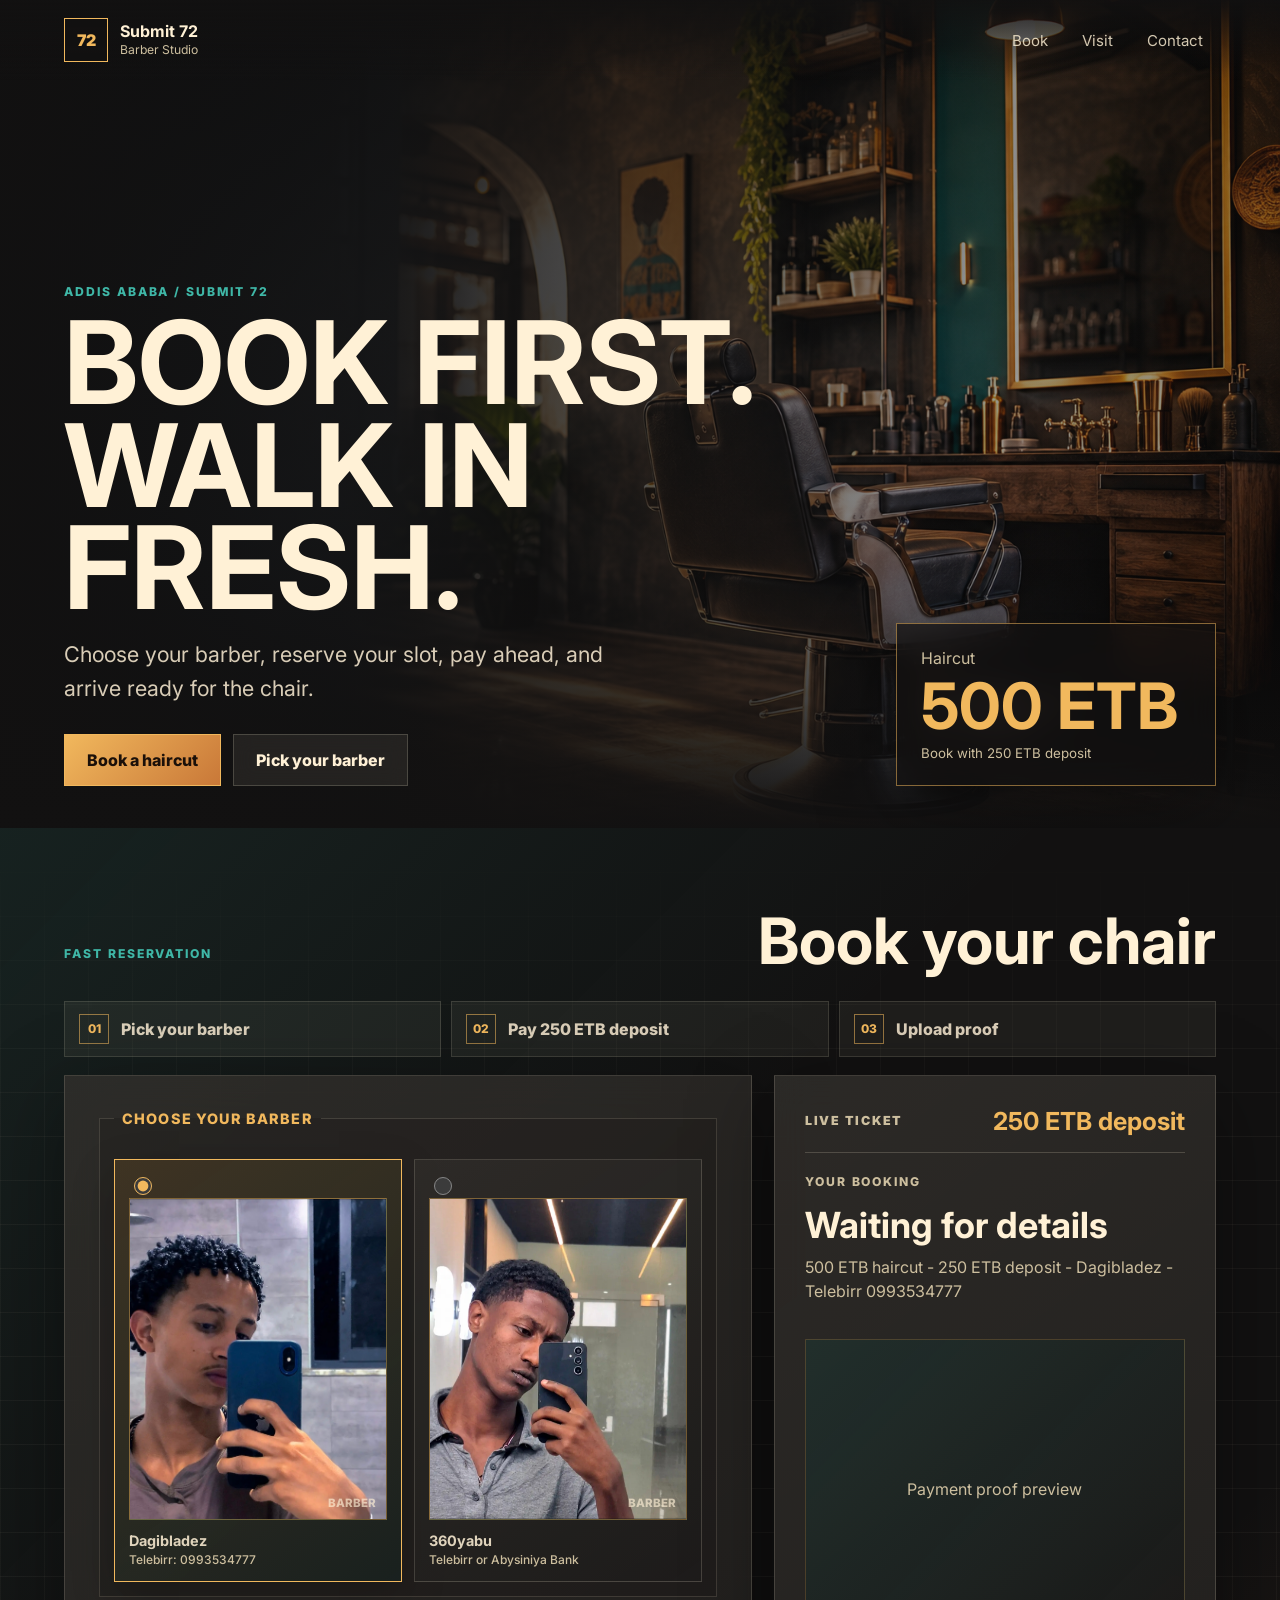
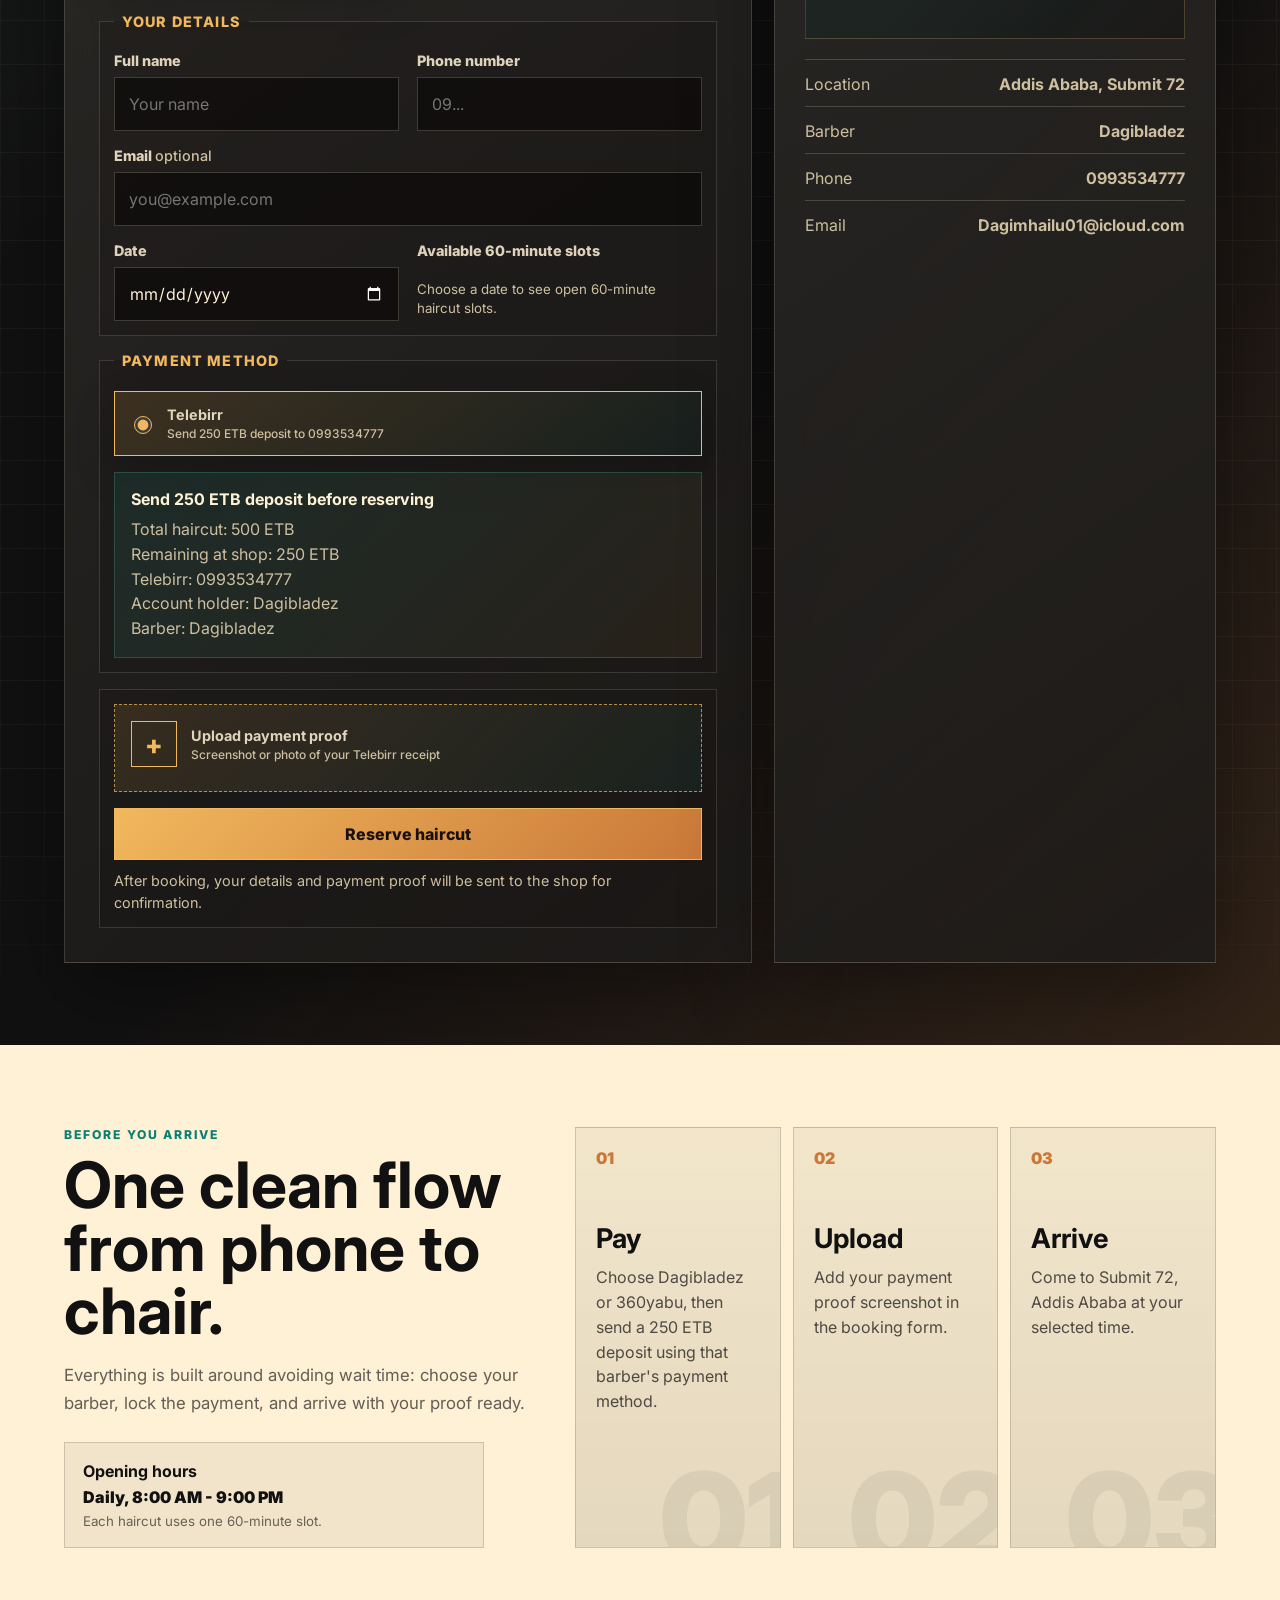
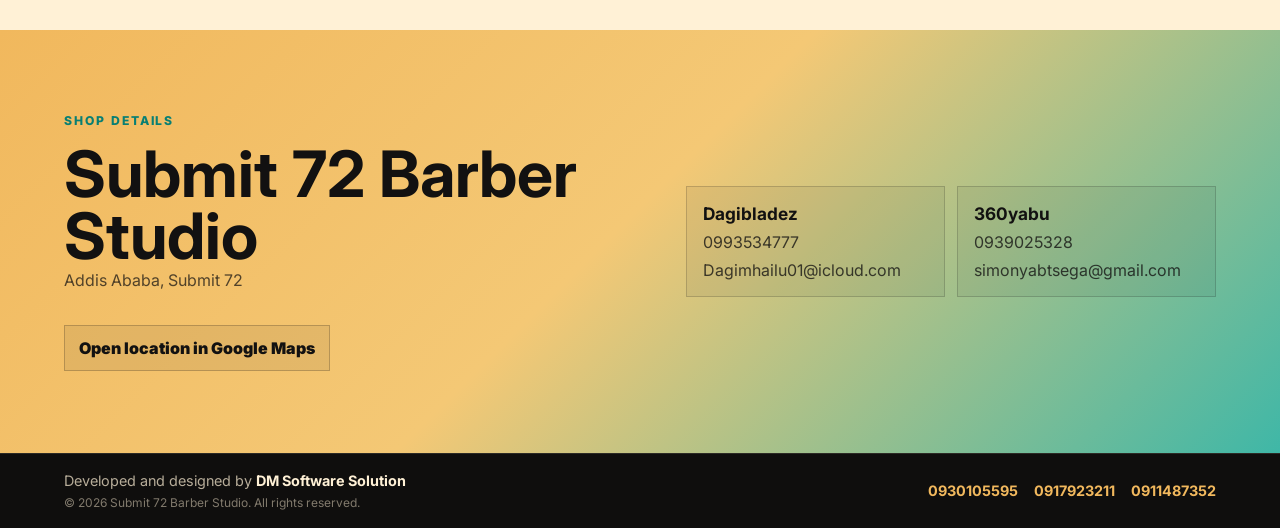
<file: index.html>
<!doctype html>
<html lang="en">
  <head>
    <meta charset="UTF-8" />
    <meta name="viewport" content="width=device-width, initial-scale=1.0" />
    <title>Submit 72 Barber Booking</title>
    <meta
      name="description"
      content="Book a haircut with Dagibladez or 360yabu before visiting Submit 72 Barber in Addis Ababa. Haircuts are 500 ETB."
    />
    <link rel="preconnect" href="https://fonts.googleapis.com" />
    <link rel="preconnect" href="https://fonts.gstatic.com" crossorigin />
    <link
      href="https://fonts.googleapis.com/css2?family=Inter:wght@400;500;600;700;800;900&display=swap"
      rel="stylesheet"
    />
    <link rel="stylesheet" href="styles.css" />
  </head>
  <body>
    <header class="site-header" aria-label="Primary">
      <a class="brand" href="#top" aria-label="Submit 72 Barber home">
        <span class="brand-mark">72</span>
        <span>
          <strong>Submit 72</strong>
          <small>Barber Studio</small>
        </span>
      </a>
      <nav>
        <a href="#booking">Book</a>
        <a href="#visit">Visit</a>
        <a href="#contact">Contact</a>
      </nav>
    </header>

    <main id="top">
      <section class="hero" aria-labelledby="hero-title">
        <img class="hero-image" src="assets/barber-hero.png" alt="Stylish barber station with premium haircut tools" />
        <div class="hero-shade" aria-hidden="true"></div>
        <div class="hero-grid">
          <div class="hero-copy">
            <p class="eyebrow">Addis Ababa / Submit 72</p>
            <h1 id="hero-title">Book first. Walk in fresh.</h1>
            <p class="hero-text">
              Choose your barber, reserve your slot, pay ahead, and arrive ready for the chair.
            </p>
            <div class="hero-actions">
              <a class="button primary" href="#booking">Book a haircut</a>
              <a class="button ghost" href="#booking">Pick your barber</a>
            </div>
          </div>

          <aside class="price-ticket" aria-label="Haircut price">
            <span>Haircut</span>
            <strong>500 ETB</strong>
            <small>Book with 250 ETB deposit</small>
          </aside>
        </div>
      </section>

      <section class="booking-band" id="booking" aria-labelledby="booking-title">
        <div class="section-heading">
          <p class="eyebrow">Fast reservation</p>
          <h2 id="booking-title">Book your chair</h2>
        </div>

        <div class="booking-highlights" aria-label="Booking highlights">
          <p><span>01</span> Pick your barber</p>
          <p><span>02</span> Pay 250 ETB deposit</p>
          <p><span>03</span> Upload proof</p>
        </div>

        <div class="booking-shell">
          <form class="booking-form" id="bookingForm">
            <fieldset class="form-panel barber-panel">
              <legend>Choose your barber</legend>
              <div class="barber-options">
                <label class="barber-choice">
                  <input name="barber" type="radio" value="dagibladez" checked />
                  <span class="barber-photo">
                    <img src="assets/dagibladez.jpg" alt="Dagibladez barber" />
                  </span>
                  <span>
                    <strong>Dagibladez</strong>
                    <small>Telebirr: 0993534777</small>
                  </span>
                </label>
                <label class="barber-choice">
                  <input name="barber" type="radio" value="360yabu" />
                  <span class="barber-photo">
                    <img src="assets/360yabu.jpg" alt="360yabu barber" />
                  </span>
                  <span>
                    <strong>360yabu</strong>
                    <small>Telebirr or Abysiniya Bank</small>
                  </span>
                </label>
              </div>
            </fieldset>

            <fieldset class="form-panel">
              <legend>Your details</legend>
              <div class="form-row two">
                <label>
                  <span>Full name</span>
                  <input name="clientName" type="text" autocomplete="name" placeholder="Your name" required />
                </label>
                <label>
                  <span>Phone number</span>
                  <input
                    name="phone"
                    type="tel"
                    autocomplete="tel"
                    inputmode="tel"
                    placeholder="09..."
                    required
                  />
                </label>
              </div>

              <label>
                <span>Email <em>optional</em></span>
                <input name="email" type="email" autocomplete="email" placeholder="you@example.com" />
              </label>

              <div class="form-row two">
                <label>
                  <span>Date</span>
                  <input name="date" type="date" required />
                </label>
                <div class="slot-picker">
                  <span>Available 60-minute slots</span>
                  <input name="time" type="hidden" required />
                  <div class="time-slots" id="timeSlots" aria-live="polite"></div>
                  <small id="slotHelp">Choose a date to see open 60-minute haircut slots.</small>
                </div>
              </div>
            </fieldset>

            <fieldset class="form-panel payment-panel">
              <legend>Payment method</legend>
              <div id="paymentMethods"></div>
              <div class="payment-instructions" id="paymentInstructions"></div>
            </fieldset>

            <div class="form-panel final-panel">
              <label class="upload-box" id="uploadBox">
                <input name="paymentProof" id="paymentProof" type="file" accept="image/*" required />
                <span class="upload-icon" aria-hidden="true">+</span>
                <span>
                  <strong>Upload payment proof</strong>
                  <small id="proofHelp">Screenshot or photo of your payment receipt</small>
                </span>
              </label>

              <button class="button submit" type="submit">Reserve haircut</button>
              <p class="form-note" id="confirmationNote">After booking, your details and payment proof will be sent to the shop for confirmation.</p>
            </div>
          </form>

          <aside class="booking-preview" aria-live="polite">
            <div class="preview-topline">
              <span>Live ticket</span>
              <strong>250 ETB deposit</strong>
            </div>
            <div>
              <p class="eyebrow">Your booking</p>
              <h3 id="previewName">Waiting for details</h3>
              <p id="previewMeta">500 ETB haircut - 250 ETB deposit - Dagibladez - Telebirr 0993534777</p>
            </div>
            <div class="proof-preview" id="proofPreview">
              <span>Payment proof preview</span>
            </div>
            <div class="summary-list">
              <p><span>Location</span><strong>Addis Ababa, Submit 72</strong></p>
              <p><span>Barber</span><strong id="previewBarber">Dagibladez</strong></p>
              <p><span>Phone</span><strong id="previewPhone">0993534777</strong></p>
              <p><span>Email</span><strong id="previewEmail">Dagimhailu01@icloud.com</strong></p>
            </div>
          </aside>
        </div>
      </section>

      <section class="info-band" id="visit">
        <div class="info-panel">
          <p class="eyebrow">Before you arrive</p>
          <h2>One clean flow from phone to chair.</h2>
          <p>Everything is built around avoiding wait time: choose your barber, lock the payment, and arrive with your proof ready.</p>
          <div class="hours-card">
            <strong>Opening hours</strong>
            <span>Daily, 8:00 AM - 9:00 PM</span>
            <small>Each haircut uses one 60-minute slot.</small>
          </div>
        </div>
        <div class="steps" aria-label="Booking steps">
          <article data-step="01">
            <span>01</span>
            <h3>Pay</h3>
            <p>Choose Dagibladez or 360yabu, then send a 250 ETB deposit using that barber's payment method.</p>
          </article>
          <article data-step="02">
            <span>02</span>
            <h3>Upload</h3>
            <p>Add your payment proof screenshot in the booking form.</p>
          </article>
          <article data-step="03">
            <span>03</span>
            <h3>Arrive</h3>
            <p>Come to Submit 72, Addis Ababa at your selected time.</p>
          </article>
        </div>
      </section>

      <section class="contact-band" id="contact" aria-labelledby="contact-title">
        <div>
          <p class="eyebrow">Shop details</p>
          <h2 id="contact-title">Submit 72 Barber Studio</h2>
          <p>Addis Ababa, Submit 72</p>
          <a class="map-link" href="https://www.google.com/maps/search/?api=1&query=Submit%2072%20Addis%20Ababa" target="_blank" rel="noreferrer">Open location in Google Maps</a>
        </div>
        <div class="barber-contact-list">
          <article>
            <strong>Dagibladez</strong>
            <a href="tel:0993534777">0993534777</a>
            <a href="mailto:Dagimhailu01@icloud.com">Dagimhailu01@icloud.com</a>
          </article>
          <article>
            <strong>360yabu</strong>
            <a href="tel:0939025328">0939025328</a>
            <a href="mailto:simonyabtsega@gmail.com">simonyabtsega@gmail.com</a>
          </article>
        </div>
      </section>

      <footer class="developer-credit">
        <div>
          <span>Developed and designed by <strong>DM Software Solution</strong></span>
          <small>© <a class="hidden-admin-link" href="admin.html" aria-label="Admin">2026</a> Submit 72 Barber Studio. All rights reserved.</small>
        </div>
        <div>
          <a href="tel:0930105595">0930105595</a>
          <a href="tel:0917923211">0917923211</a>
          <a href="tel:0911487352">0911487352</a>
        </div>
      </footer>
    </main>

    <div class="toast" id="toast" role="status" aria-live="polite"></div>

    <script src="script.js"></script>
  </body>
</html>
</file>
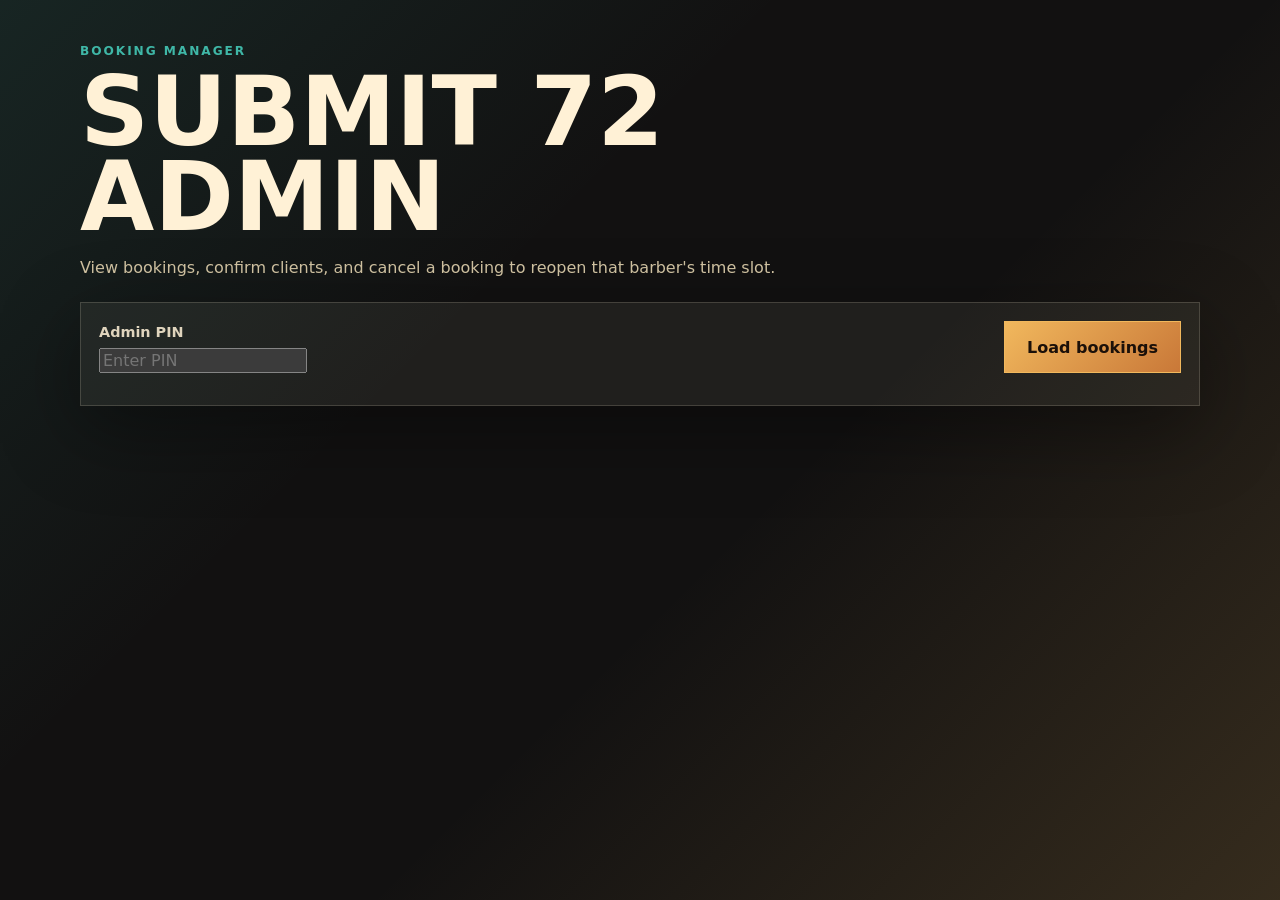
<file: admin.html>
<!doctype html>
<html lang="en">
  <head>
    <meta charset="UTF-8" />
    <meta name="viewport" content="width=device-width, initial-scale=1.0" />
    <title>Submit 72 Admin</title>
    <link rel="stylesheet" href="styles.css" />
    <link rel="stylesheet" href="admin.css" />
  </head>
  <body class="admin-body">
    <main class="admin-shell">
      <section class="admin-hero">
        <p class="eyebrow">Booking manager</p>
        <h1>Submit 72 Admin</h1>
        <p>View bookings, confirm clients, and cancel a booking to reopen that barber's time slot.</p>
      </section>

      <section class="admin-login" id="adminLogin">
        <label>
          <span>Admin PIN</span>
          <input id="adminPin" type="password" placeholder="Enter PIN" />
        </label>
        <button class="button primary" id="loadBookings" type="button">Load bookings</button>
        <p id="adminMessage"></p>
      </section>

      <section class="admin-list" id="bookingList" aria-live="polite"></section>
    </main>

    <script src="admin.js"></script>
  </body>
</html>
</file>
<file: styles.css>
:root {
  color-scheme: dark;
  --ink: #121111;
  --coal: #171513;
  --panel: #211d19;
  --cream: #fff1d6;
  --muted: #cdbf9f;
  --copper: #c97838;
  --gold: #f1b85d;
  --teal: #3fb7a7;
  --line: rgba(255, 241, 214, 0.18);
  --shadow: 0 24px 80px rgba(0, 0, 0, 0.38);
  font-family: Inter, system-ui, -apple-system, BlinkMacSystemFont, "Segoe UI", sans-serif;
}

* {
  box-sizing: border-box;
}

html {
  scroll-behavior: smooth;
}

body {
  margin: 0;
  background: var(--ink);
  color: var(--cream);
}

a {
  color: inherit;
  text-decoration: none;
}

button,
input {
  font: inherit;
}

.site-header {
  position: fixed;
  top: 0;
  left: 0;
  right: 0;
  z-index: 20;
  display: flex;
  align-items: center;
  justify-content: space-between;
  gap: 24px;
  padding: 18px clamp(18px, 5vw, 64px);
  background: linear-gradient(180deg, rgba(18, 17, 17, 0.88), rgba(18, 17, 17, 0));
}

.brand {
  display: inline-flex;
  align-items: center;
  gap: 12px;
  min-width: 0;
}

.brand-mark {
  display: grid;
  width: 44px;
  height: 44px;
  place-items: center;
  border: 1px solid var(--gold);
  background: rgba(18, 17, 17, 0.72);
  color: var(--gold);
  font-weight: 900;
}

.brand strong,
.brand small {
  display: block;
  line-height: 1.05;
}

.brand small {
  color: var(--muted);
  font-size: 0.76rem;
  margin-top: 4px;
}

nav {
  display: flex;
  align-items: center;
  gap: 8px;
}

nav a {
  border: 1px solid transparent;
  color: rgba(255, 241, 214, 0.82);
  padding: 10px 12px;
  font-size: 0.94rem;
}

nav a:hover,
nav a:focus-visible {
  border-color: var(--line);
  color: var(--cream);
}

.hero {
  position: relative;
  min-height: 92svh;
  overflow: hidden;
  display: grid;
  align-items: end;
  padding: 112px clamp(18px, 5vw, 64px) 42px;
}

.hero-image,
.hero-shade {
  position: absolute;
  inset: 0;
  width: 100%;
  height: 100%;
}

.hero-image {
  object-fit: cover;
}

.hero-shade {
  background:
    linear-gradient(90deg, rgba(18, 17, 17, 0.94) 0%, rgba(18, 17, 17, 0.74) 42%, rgba(18, 17, 17, 0.28) 78%),
    linear-gradient(0deg, var(--ink) 0%, rgba(18, 17, 17, 0.18) 32%, rgba(18, 17, 17, 0.3) 100%);
}

.hero-grid {
  position: relative;
  z-index: 1;
  display: grid;
  grid-template-columns: minmax(0, 700px) minmax(230px, 320px);
  align-items: end;
  justify-content: space-between;
  gap: 30px;
  width: 100%;
}

.eyebrow {
  margin: 0 0 12px;
  color: var(--teal);
  font-size: 0.76rem;
  font-weight: 800;
  letter-spacing: 0.16em;
  text-transform: uppercase;
}

h1,
h2,
h3,
p {
  margin-top: 0;
}

h1 {
  max-width: 780px;
  margin-bottom: 18px;
  font-size: clamp(3.45rem, 9vw, 8.8rem);
  line-height: 0.89;
  letter-spacing: 0;
  text-transform: uppercase;
}

.hero-text {
  max-width: 560px;
  color: rgba(255, 241, 214, 0.84);
  font-size: clamp(1.05rem, 2vw, 1.35rem);
  line-height: 1.6;
}

.hero-actions,
.contact-actions {
  display: flex;
  flex-wrap: wrap;
  gap: 12px;
  margin-top: 28px;
}

.button {
  display: inline-flex;
  min-height: 52px;
  align-items: center;
  justify-content: center;
  border: 1px solid var(--line);
  padding: 0 22px;
  color: var(--cream);
  font-weight: 800;
  cursor: pointer;
  transition: transform 180ms ease, border-color 180ms ease, background 180ms ease;
}

.button:hover,
.button:focus-visible {
  transform: translateY(-2px);
}

.primary,
.submit {
  border-color: var(--gold);
  background: linear-gradient(135deg, var(--gold), var(--copper));
  color: #1b1009;
}

.ghost {
  background: rgba(255, 241, 214, 0.08);
  backdrop-filter: blur(10px);
}

.ghost.dark {
  color: var(--ink);
  border-color: rgba(18, 17, 17, 0.24);
  background: rgba(18, 17, 17, 0.06);
}

.price-ticket {
  border: 1px solid rgba(241, 184, 93, 0.52);
  background: rgba(18, 17, 17, 0.68);
  box-shadow: var(--shadow);
  padding: 24px;
  backdrop-filter: blur(16px);
}

.price-ticket span,
.price-ticket small {
  display: block;
  color: var(--muted);
}

.price-ticket strong {
  display: block;
  margin: 8px 0;
  color: var(--gold);
  font-size: clamp(2.4rem, 5vw, 4.2rem);
  line-height: 0.95;
}

.booking-band,
.info-band,
.contact-band {
  padding: 82px clamp(18px, 5vw, 64px);
}

.booking-band {
  position: relative;
  overflow: hidden;
  background:
    linear-gradient(135deg, rgba(63, 183, 167, 0.1), transparent 34%),
    linear-gradient(315deg, rgba(201, 120, 56, 0.18), transparent 38%),
    var(--ink);
}

.booking-band::before {
  position: absolute;
  inset: 0;
  background-image:
    linear-gradient(rgba(255, 241, 214, 0.045) 1px, transparent 1px),
    linear-gradient(90deg, rgba(255, 241, 214, 0.035) 1px, transparent 1px);
  background-size: 44px 44px;
  content: "";
  mask-image: linear-gradient(180deg, transparent, #000 16%, #000 86%, transparent);
  pointer-events: none;
}

.booking-band > * {
  position: relative;
  z-index: 1;
}

.section-heading {
  display: flex;
  align-items: end;
  justify-content: space-between;
  gap: 24px;
  margin: 0 auto 28px;
  max-width: 1180px;
}

.booking-highlights {
  display: grid;
  grid-template-columns: repeat(3, minmax(0, 1fr));
  gap: 10px;
  max-width: 1180px;
  margin: 0 auto 18px;
}

.booking-highlights p {
  display: flex;
  align-items: center;
  gap: 12px;
  min-height: 56px;
  margin: 0;
  border: 1px solid rgba(255, 241, 214, 0.13);
  background: rgba(255, 241, 214, 0.055);
  color: rgba(255, 241, 214, 0.84);
  padding: 12px 14px;
  font-weight: 800;
}

.booking-highlights span {
  display: grid;
  width: 30px;
  height: 30px;
  flex: 0 0 auto;
  place-items: center;
  border: 1px solid rgba(241, 184, 93, 0.56);
  color: var(--gold);
  font-size: 0.75rem;
}

h2 {
  margin-bottom: 0;
  font-size: clamp(2rem, 5vw, 4.5rem);
  line-height: 0.98;
  letter-spacing: 0;
}

.booking-shell {
  display: grid;
  grid-template-columns: minmax(0, 1.12fr) minmax(330px, 0.72fr);
  gap: 22px;
  max-width: 1180px;
  margin: 0 auto;
}

.booking-form,
.booking-preview {
  border: 1px solid rgba(255, 241, 214, 0.16);
  background:
    linear-gradient(145deg, rgba(255, 241, 214, 0.11), rgba(255, 241, 214, 0.035)),
    rgba(18, 17, 17, 0.78);
  box-shadow: var(--shadow);
  backdrop-filter: blur(18px);
}

.booking-form {
  display: grid;
  gap: 16px;
  padding: clamp(18px, 3vw, 34px);
}

.form-panel {
  position: relative;
  display: grid;
  gap: 16px;
  margin: 0;
  border-color: rgba(255, 241, 214, 0.14);
  background: rgba(18, 17, 17, 0.22);
}

.form-panel legend {
  width: auto;
  padding: 0 8px;
  color: var(--gold);
  letter-spacing: 0.08em;
  text-transform: uppercase;
}

.final-panel {
  border: 1px solid rgba(255, 241, 214, 0.14);
  padding: 14px;
}

.form-row {
  display: grid;
  gap: 18px;
}

.form-row.two {
  grid-template-columns: repeat(2, minmax(0, 1fr));
}

label,
fieldset {
  min-width: 0;
}

label span,
legend {
  display: block;
  margin-bottom: 8px;
  color: rgba(255, 241, 214, 0.86);
  font-size: 0.9rem;
  font-weight: 800;
}

em {
  color: var(--muted);
  font-style: normal;
  font-weight: 500;
}

input[type="text"],
input[type="tel"],
input[type="email"],
input[type="date"] {
  width: 100%;
  min-height: 54px;
  border: 1px solid rgba(255, 241, 214, 0.2);
  border-radius: 0;
  background: rgba(10, 9, 8, 0.66);
  color: var(--cream);
  outline: none;
  padding: 0 14px;
  transition: border-color 180ms ease, box-shadow 180ms ease, background 180ms ease;
}

input:focus {
  border-color: var(--teal);
  box-shadow: 0 0 0 3px rgba(63, 183, 167, 0.12);
  background: rgba(10, 9, 8, 0.86);
}

.slot-picker {
  display: grid;
  gap: 8px;
}

.slot-picker > span {
  display: block;
  margin-bottom: 0;
  color: rgba(255, 241, 214, 0.86);
  font-size: 0.9rem;
  font-weight: 800;
}

.slot-picker small {
  color: var(--muted);
  line-height: 1.45;
}

.time-slots {
  display: grid;
  grid-template-columns: repeat(4, minmax(0, 1fr));
  gap: 8px;
}

.time-slot {
  display: grid;
  min-height: 58px;
  border: 1px solid rgba(255, 241, 214, 0.16);
  background:
    linear-gradient(145deg, rgba(255, 241, 214, 0.07), rgba(255, 241, 214, 0.02)),
    rgba(18, 17, 17, 0.52);
  color: var(--cream);
  cursor: pointer;
  padding: 8px;
  text-align: left;
  transition: transform 180ms ease, border-color 180ms ease, background 180ms ease;
}

.time-slot:hover {
  transform: translateY(-2px);
  border-color: rgba(63, 183, 167, 0.56);
}

.time-slot strong {
  font-size: 0.95rem;
}

.time-slot span {
  margin: 2px 0 0;
  color: var(--teal);
  font-size: 0.72rem;
  font-weight: 900;
  text-transform: uppercase;
}

.time-slot.selected {
  border-color: var(--gold);
  background: linear-gradient(135deg, rgba(241, 184, 93, 0.26), rgba(63, 183, 167, 0.1));
}

.time-slot.picked,
.time-slot:disabled {
  cursor: not-allowed;
  opacity: 0.52;
  transform: none;
}

.time-slot.picked span {
  color: #ff9f87;
}

fieldset {
  margin: 0;
  border: 1px solid rgba(255, 241, 214, 0.16);
  padding: 14px;
}

.barber-options {
  display: grid;
  grid-template-columns: repeat(2, minmax(0, 1fr));
  gap: 12px;
  margin-top: 10px;
}

#paymentMethods {
  display: grid;
  gap: 12px;
}

.payment-instructions {
  border: 1px solid rgba(63, 183, 167, 0.28);
  background:
    linear-gradient(135deg, rgba(63, 183, 167, 0.13), rgba(241, 184, 93, 0.08)),
    rgba(18, 17, 17, 0.42);
  padding: 16px;
}

.payment-instructions strong,
.hours-card strong {
  display: block;
  color: var(--cream);
  font-size: 1rem;
}

.payment-instructions p {
  margin: 8px 0 0;
  color: var(--muted);
  line-height: 1.55;
}

.barber-choice,
.payment-choice {
  display: flex;
  align-items: center;
  gap: 12px;
  border: 1px solid rgba(255, 241, 214, 0.16);
  background:
    linear-gradient(145deg, rgba(255, 241, 214, 0.08), rgba(255, 241, 214, 0.02)),
    rgba(18, 17, 17, 0.42);
  padding: 14px;
  cursor: pointer;
  transition: transform 180ms ease, border-color 180ms ease, background 180ms ease;
}

.barber-choice {
  position: relative;
  align-items: stretch;
  min-height: 230px;
  flex-direction: column;
  padding-top: 38px;
}

.barber-choice:hover,
.payment-choice:hover {
  transform: translateY(-2px);
  border-color: rgba(241, 184, 93, 0.46);
}

.barber-choice:has(input:checked),
.payment-choice:has(input:checked) {
  border-color: var(--gold);
  background:
    linear-gradient(145deg, rgba(241, 184, 93, 0.18), rgba(63, 183, 167, 0.08)),
    rgba(18, 17, 17, 0.68);
  box-shadow: 0 16px 42px rgba(0, 0, 0, 0.2);
}

.barber-choice input,
.payment-choice input {
  width: 18px;
  height: 18px;
  accent-color: var(--gold);
}

.barber-choice input {
  position: absolute;
  top: 14px;
  left: 14px;
}

.barber-choice span,
.payment-choice span {
  margin: 0;
}

.barber-photo {
  position: relative;
  display: block;
  width: 100%;
  aspect-ratio: 4 / 5;
  overflow: hidden;
  border: 1px solid rgba(241, 184, 93, 0.34);
  box-shadow: inset 0 0 0 1px rgba(255, 241, 214, 0.08);
  background:
    linear-gradient(135deg, rgba(63, 183, 167, 0.24), transparent 42%),
    linear-gradient(315deg, rgba(241, 184, 93, 0.28), rgba(18, 17, 17, 0.22)),
    rgba(18, 17, 17, 0.5);
}

.barber-photo::after {
  position: absolute;
  right: 10px;
  bottom: 9px;
  color: rgba(255, 241, 214, 0.64);
  content: "Barber";
  font-size: 0.72rem;
  font-weight: 800;
  text-transform: uppercase;
}

.barber-photo img {
  display: block;
  width: 100%;
  height: 100%;
  object-fit: cover;
  object-position: center top;
  background: rgba(18, 17, 17, 0.72);
}

.barber-choice small,
.payment-choice small,
.upload-box small {
  display: block;
  margin-top: 3px;
  color: var(--muted);
  font-weight: 500;
}

.upload-box {
  display: flex;
  align-items: center;
  gap: 14px;
  border: 1px dashed rgba(241, 184, 93, 0.72);
  background:
    linear-gradient(135deg, rgba(241, 184, 93, 0.14), rgba(63, 183, 167, 0.08)),
    rgba(18, 17, 17, 0.34);
  padding: 16px;
  cursor: pointer;
}

.upload-box input {
  position: absolute;
  width: 1px;
  height: 1px;
  opacity: 0;
  pointer-events: none;
}

.upload-icon {
  display: grid;
  width: 46px;
  height: 46px;
  flex: 0 0 auto;
  place-items: center;
  border: 1px solid var(--gold);
  color: var(--gold);
  font-size: 1.65rem;
  line-height: 1;
}

.submit {
  width: 100%;
}

.form-note {
  margin: -6px 0 0;
  color: var(--muted);
  font-size: 0.9rem;
  line-height: 1.5;
}

.booking-preview {
  display: grid;
  align-content: start;
  gap: 20px;
  padding: clamp(18px, 3vw, 30px);
  position: sticky;
  top: 96px;
}

.preview-topline {
  display: flex;
  align-items: center;
  justify-content: space-between;
  border-bottom: 1px solid var(--line);
  padding-bottom: 16px;
}

.preview-topline span {
  color: var(--muted);
  font-size: 0.78rem;
  font-weight: 900;
  letter-spacing: 0.14em;
  text-transform: uppercase;
}

.preview-topline strong {
  color: var(--gold);
  font-size: 1.55rem;
}

.booking-preview h3 {
  margin-bottom: 8px;
  font-size: clamp(1.55rem, 3vw, 2.25rem);
}

.booking-preview p {
  color: var(--muted);
  line-height: 1.5;
}

.proof-preview {
  display: grid;
  min-height: 300px;
  place-items: center;
  overflow: hidden;
  border: 1px solid rgba(241, 184, 93, 0.22);
  background:
    linear-gradient(135deg, rgba(63, 183, 167, 0.12), transparent),
    rgba(18, 17, 17, 0.48);
  color: var(--muted);
}

.proof-preview img {
  width: 100%;
  height: 100%;
  max-height: 360px;
  object-fit: cover;
}

.summary-list {
  display: grid;
  gap: 10px;
}

.summary-list p {
  display: flex;
  justify-content: space-between;
  gap: 16px;
  margin: 0;
  border-top: 1px solid var(--line);
  padding-top: 12px;
}

.summary-list span {
  color: var(--muted);
}

.summary-list strong {
  text-align: right;
}

.info-band {
  display: grid;
  grid-template-columns: minmax(0, 0.86fr) minmax(0, 1.14fr);
  gap: 28px;
  background:
    linear-gradient(120deg, rgba(255, 241, 214, 0.94), rgba(255, 241, 214, 1)),
    var(--cream);
  color: var(--ink);
}

.info-panel {
  align-self: center;
}

.info-panel p:not(.eyebrow) {
  max-width: 520px;
  margin: 20px 0 0;
  color: rgba(18, 17, 17, 0.66);
  font-size: 1.05rem;
  line-height: 1.65;
}

.hours-card {
  display: grid;
  gap: 6px;
  max-width: 420px;
  margin-top: 24px;
  border: 1px solid rgba(18, 17, 17, 0.16);
  background: rgba(18, 17, 17, 0.06);
  padding: 18px;
}

.hours-card strong {
  color: var(--ink);
}

.hours-card span {
  font-weight: 900;
}

.hours-card small {
  color: rgba(18, 17, 17, 0.62);
}

.info-panel .eyebrow,
.contact-band .eyebrow {
  color: #087f73;
}

.steps {
  display: grid;
  grid-template-columns: repeat(3, minmax(0, 1fr));
  gap: 12px;
}

.steps article {
  position: relative;
  min-height: 240px;
  border: 1px solid rgba(18, 17, 17, 0.16);
  padding: 20px;
  background:
    linear-gradient(180deg, rgba(18, 17, 17, 0.02), rgba(18, 17, 17, 0.08)),
    rgba(18, 17, 17, 0.035);
  overflow: hidden;
}

.steps article::after {
  position: absolute;
  right: -20px;
  bottom: -36px;
  color: rgba(18, 17, 17, 0.06);
  content: attr(data-step);
  font-size: 8rem;
  font-weight: 900;
  line-height: 1;
}

.steps span {
  color: var(--copper);
  font-weight: 900;
}

.steps h3 {
  margin: 54px 0 10px;
  font-size: 1.7rem;
}

.steps p,
.contact-band p {
  color: rgba(18, 17, 17, 0.72);
  line-height: 1.55;
}

.map-link {
  display: inline-flex;
  margin-top: 16px;
  border: 1px solid rgba(18, 17, 17, 0.22);
  background: rgba(18, 17, 17, 0.07);
  color: var(--ink);
  font-weight: 900;
  padding: 12px 14px;
}

.contact-band {
  display: flex;
  align-items: center;
  justify-content: space-between;
  gap: 24px;
  background:
    linear-gradient(135deg, var(--gold), #f4c875 48%, var(--teal));
  color: var(--ink);
}

.barber-contact-list {
  display: grid;
  grid-template-columns: repeat(2, minmax(220px, 1fr));
  gap: 12px;
  width: min(640px, 100%);
}

.barber-contact-list article {
  display: grid;
  gap: 8px;
  border: 1px solid rgba(18, 17, 17, 0.18);
  background: rgba(18, 17, 17, 0.06);
  padding: 16px;
}

.barber-contact-list strong {
  font-size: 1.08rem;
}

.barber-contact-list a {
  overflow-wrap: anywhere;
  color: rgba(18, 17, 17, 0.78);
}

.developer-credit {
  display: flex;
  flex-wrap: wrap;
  align-items: center;
  justify-content: space-between;
  gap: 12px 24px;
  border-top: 1px solid rgba(255, 241, 214, 0.12);
  background: #0f0e0d;
  color: rgba(255, 241, 214, 0.7);
  padding: 18px clamp(18px, 5vw, 64px);
  font-size: 0.9rem;
}

.developer-credit strong {
  color: var(--cream);
}

.developer-credit div {
  display: grid;
  gap: 6px;
}

.developer-credit small {
  color: rgba(255, 241, 214, 0.48);
}

.developer-credit div:last-child {
  display: flex;
  flex-wrap: wrap;
  gap: 10px 16px;
}

.developer-credit a {
  color: var(--gold);
  font-weight: 700;
}

.developer-credit .hidden-admin-link {
  color: inherit;
  font-weight: inherit;
}

.toast {
  position: fixed;
  right: 18px;
  bottom: 18px;
  z-index: 30;
  width: min(420px, calc(100vw - 36px));
  transform: translateY(24px);
  border: 1px solid rgba(63, 183, 167, 0.7);
  background: rgba(18, 17, 17, 0.94);
  box-shadow: var(--shadow);
  color: var(--cream);
  opacity: 0;
  pointer-events: none;
  padding: 16px;
  transition: opacity 180ms ease, transform 180ms ease;
}

.toast.show {
  transform: translateY(0);
  opacity: 1;
}

@media (max-width: 920px) {
  .hero {
    min-height: auto;
    padding-top: 118px;
  }

  .hero-grid,
  .booking-shell,
  .info-band {
    grid-template-columns: 1fr;
  }

  .price-ticket {
    max-width: 360px;
  }

  .steps {
    grid-template-columns: 1fr;
  }

  .time-slots {
    grid-template-columns: repeat(3, minmax(0, 1fr));
  }

  .booking-preview {
    position: static;
  }
}

@media (max-width: 640px) {
  .site-header {
    align-items: flex-start;
    padding: 14px;
  }

  nav {
    gap: 2px;
  }

  nav a {
    padding: 9px 7px;
    font-size: 0.82rem;
  }

  .brand-mark {
    width: 38px;
    height: 38px;
  }

  .brand strong {
    font-size: 0.92rem;
  }

  .brand small {
    font-size: 0.68rem;
  }

  h1 {
    font-size: clamp(3rem, 16vw, 5rem);
  }

  .hero-grid {
    gap: 22px;
  }

  .form-row.two,
  .barber-options,
  .barber-contact-list,
  .booking-highlights,
  .section-heading,
  .contact-band {
    grid-template-columns: 1fr;
    flex-direction: column;
    align-items: stretch;
  }

  .booking-band,
  .info-band,
  .contact-band {
    padding: 58px 14px;
  }

  .summary-list p {
    display: grid;
    gap: 4px;
  }

  .summary-list strong {
    text-align: left;
  }

  .time-slots {
    grid-template-columns: repeat(2, minmax(0, 1fr));
  }
}
</file>
<file: admin.css>
.admin-body {
  min-height: 100vh;
  background:
    linear-gradient(135deg, rgba(63, 183, 167, 0.12), transparent 36%),
    linear-gradient(315deg, rgba(241, 184, 93, 0.16), transparent 42%),
    var(--ink);
}

.admin-shell {
  width: min(1120px, calc(100% - 28px));
  margin: 0 auto;
  padding: 44px 0;
}

.admin-hero {
  margin-bottom: 22px;
}

.admin-hero h1 {
  margin: 0 0 14px;
  font-size: clamp(2.8rem, 8vw, 6rem);
}

.admin-hero p:not(.eyebrow),
.admin-login p {
  color: var(--muted);
  line-height: 1.6;
}

.admin-login,
.booking-card {
  border: 1px solid rgba(255, 241, 214, 0.16);
  background: rgba(255, 241, 214, 0.06);
  box-shadow: var(--shadow);
  padding: 18px;
}

.admin-login {
  display: grid;
  grid-template-columns: minmax(220px, 1fr) auto;
  gap: 14px;
  align-items: end;
  margin-bottom: 22px;
}

.admin-login p {
  grid-column: 1 / -1;
  margin: 0;
}

.admin-list {
  display: grid;
  gap: 12px;
}

.booking-card {
  display: grid;
  grid-template-columns: minmax(0, 1fr) auto;
  gap: 16px;
}

.booking-card h2 {
  margin: 0 0 8px;
  font-size: 1.35rem;
}

.booking-card p {
  margin: 0;
  color: var(--muted);
  line-height: 1.6;
}

.danger {
  border-color: rgba(255, 150, 120, 0.55);
  background: rgba(255, 120, 90, 0.12);
  color: var(--cream);
}

@media (max-width: 720px) {
  .admin-login,
  .booking-card {
    grid-template-columns: 1fr;
  }
}
</file>
